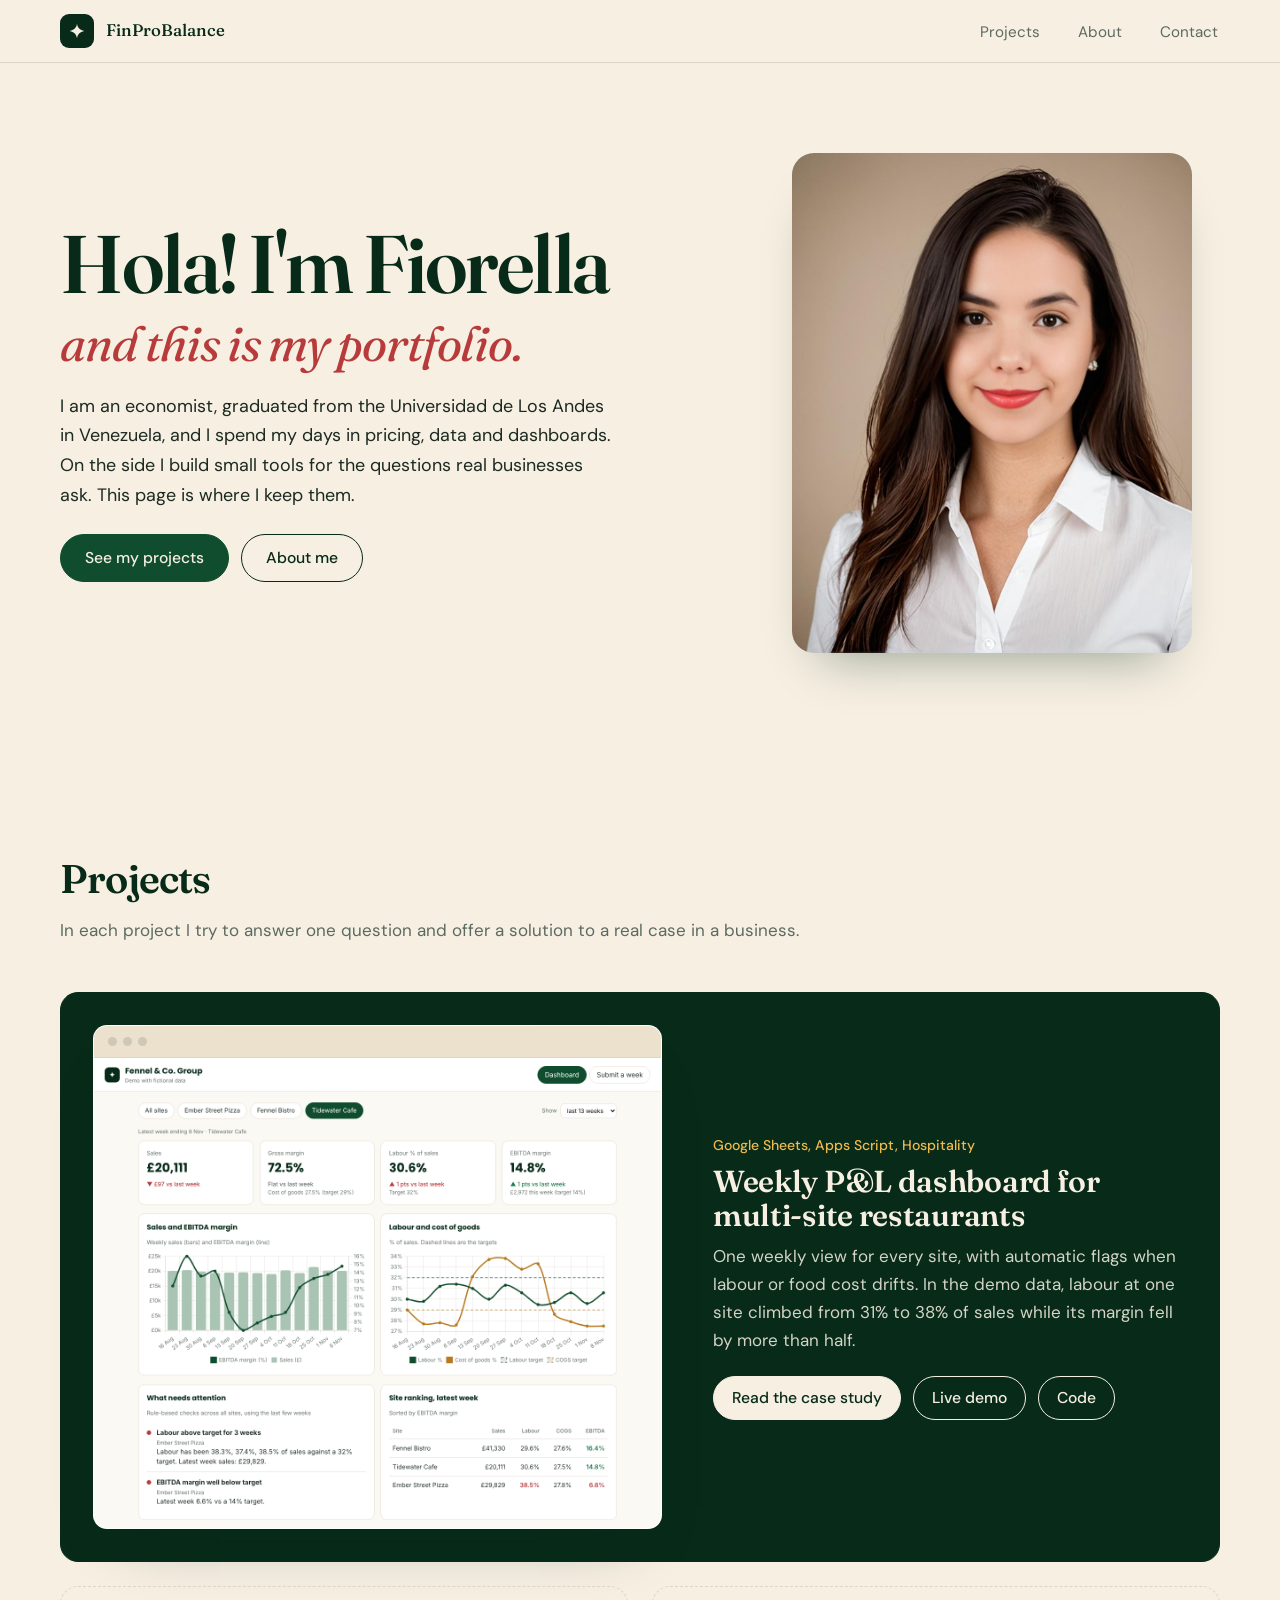
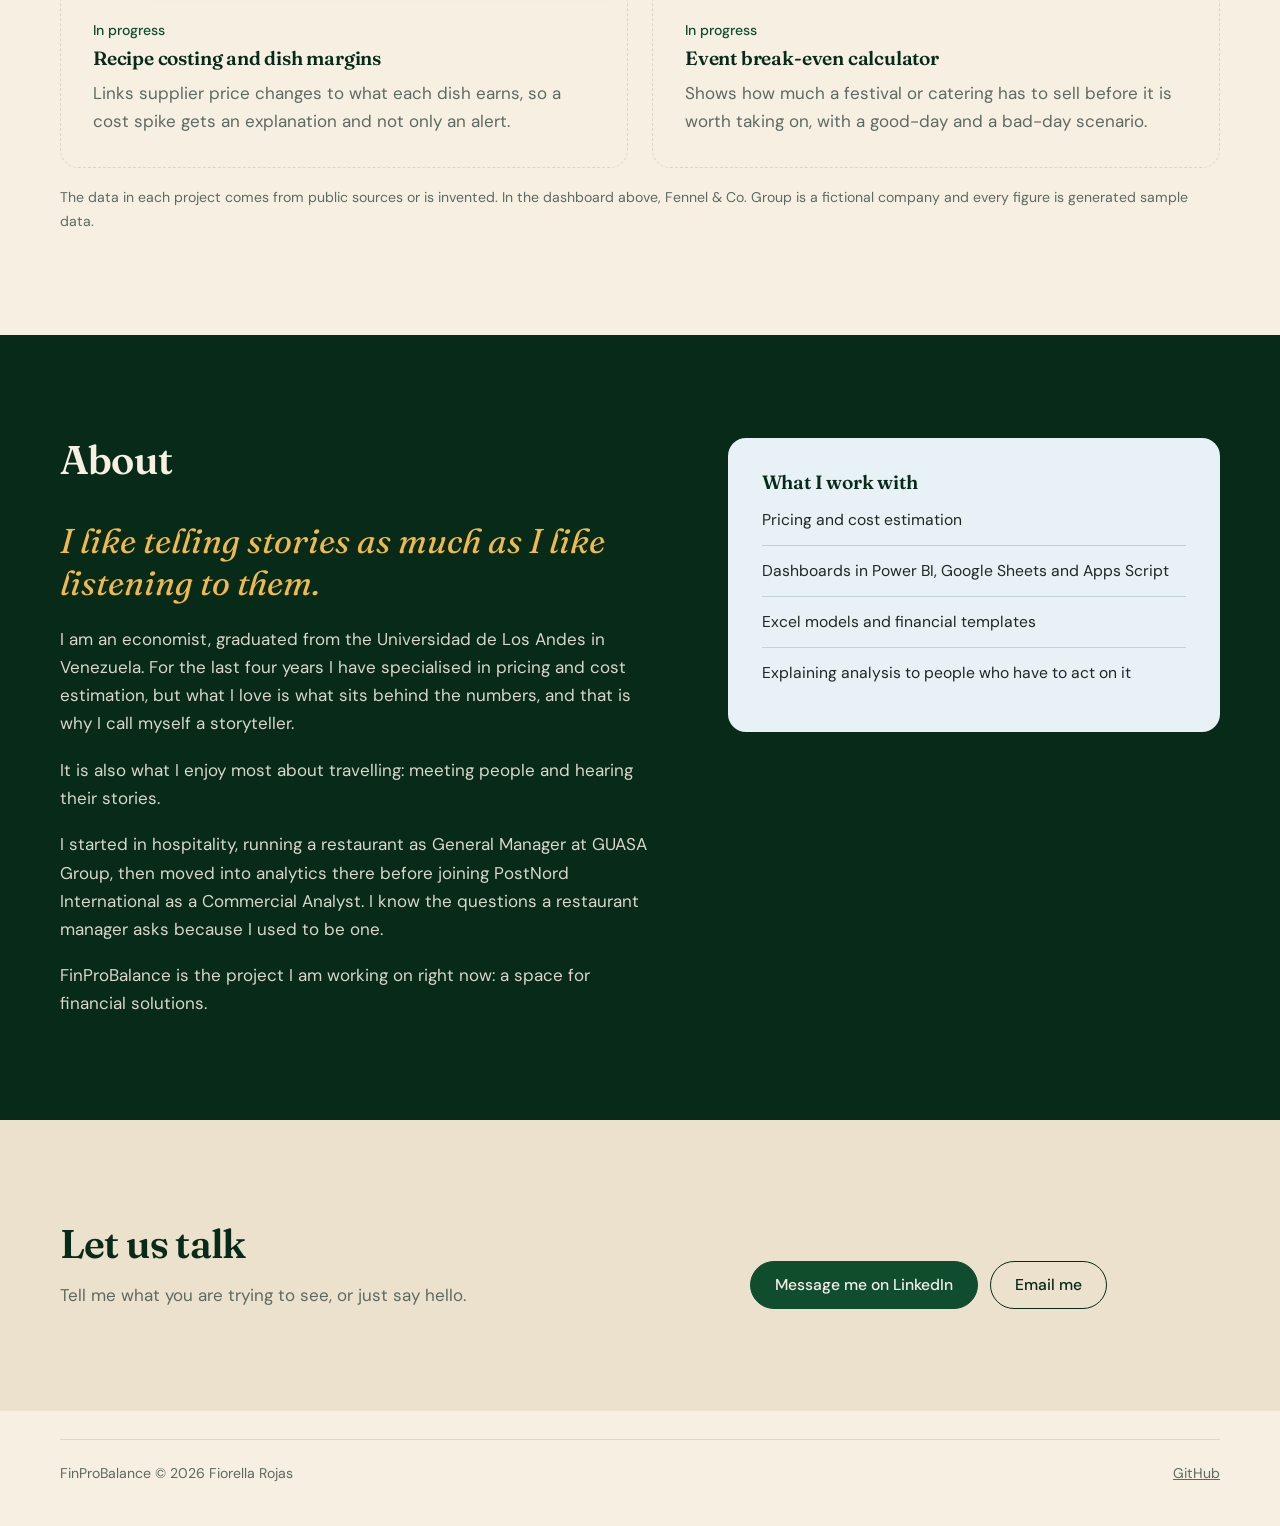
<file: index.html>
<!DOCTYPE html>
<html lang="en">
<head>
  <meta charset="utf-8">
  <meta name="viewport" content="width=device-width, initial-scale=1">
  <title>Fiorella Rojas | FinProBalance</title>
  <meta name="description" content="Fiorella Rojas is a commercial analyst who builds dashboards and financial tools that turn weekly figures into decisions. Portfolio with a live demo.">
  <meta property="og:title" content="Fiorella Rojas | FinProBalance">
  <meta property="og:description" content="Dashboards and financial tools that turn weekly figures into decisions. Live demo and open code.">
  <meta property="og:type" content="website">
  <meta property="og:image" content="assets/overview.png">
  <link rel="icon" href="data:image/svg+xml,%3Csvg xmlns='http://www.w3.org/2000/svg' viewBox='0 0 32 32'%3E%3Crect width='32' height='32' rx='8' fill='%23072a19'/%3E%3Cpath d='M16 5c.9 6.2 4.8 10.1 11 11-6.2.9-10.1 4.8-11 11-.9-6.2-4.8-10.1-11-11 6.2-.9 10.1-4.8 11-11z' fill='%23f6efe2'/%3E%3C/svg%3E">
  <link rel="preconnect" href="https://fonts.googleapis.com">
  <link rel="preconnect" href="https://fonts.gstatic.com" crossorigin>
  <link href="https://fonts.googleapis.com/css2?family=DM+Sans:wght@400;500&family=Fraunces:ital,opsz,wght@0,9..144,500;0,9..144,600;1,9..144,400&display=swap" rel="stylesheet">
  <link rel="stylesheet" href="styles.css">
</head>
<body>
  <a class="skip" href="#main">Skip to content</a>

  <header class="nav">
    <div class="wrap nav-inner">
      <a class="brand" href="index.html">
        <span class="brand-mark" aria-hidden="true"><svg viewBox="0 0 32 32"><path d="M16 3c1 7 5 11 13 13-8 2-12 6-13 13-1-7-5-11-13-13 8-2 12-6 13-13z"/></svg></span>
        FinProBalance
      </a>
      <nav aria-label="Main">
        <ul>
          <li><a href="#projects">Projects</a></li>
          <li><a href="#about">About</a></li>
          <li><a href="#contact">Contact</a></li>
        </ul>
      </nav>
    </div>
  </header>

  <main id="main">
    <!-- HERO -->
    <section class="hero">
      <div class="wrap hero-grid">
        <div class="hero-text">
          <h1>Hola! I'm Fiorella<em>and this is my portfolio.</em></h1>
          <p class="lede">I am an economist, graduated from the Universidad de Los Andes in Venezuela, and I spend my days in pricing, data and dashboards. On the side I build small tools for the questions real businesses ask. This page is where I keep them.</p>
          <div class="actions">
            <a class="btn" href="#projects">See my projects</a>
            <a class="btn ghost" href="#about">About me</a>
          </div>
        </div>
        <figure class="hero-photo">
          <img src="assets/fiorella.jpg" width="720" height="720" alt="Portrait of Fiorella Rojas">
        </figure>
      </div>
    </section>

    <!-- PROJECTS -->
    <section class="section" id="projects" aria-labelledby="projects-title">
      <div class="wrap">
        <div class="section-head">
          <h2 id="projects-title">Projects</h2>
          <p>In each project I try to answer one question and offer a solution to a real case in a business.</p>
        </div>

        <div class="projects">
          <!-- PROJECT CARD: copy this whole <article> block to add a new project -->
          <article class="card card-lead">
            <div class="card-shot">
              <div class="frame">
                <div class="frame-bar" aria-hidden="true"><i></i><i></i><i></i></div>
                <img src="assets/tidewater.png" width="1280" height="1060" loading="lazy" alt="Dashboard view of a café site showing a five-week spike in cost of goods.">
              </div>
            </div>
            <div class="card-body">
              <p class="tags">Google Sheets, Apps Script, Hospitality</p>
              <h3>Weekly P&amp;L dashboard for multi-site restaurants</h3>
              <p>One weekly view for every site, with automatic flags when labour or food cost drifts. In the demo data, labour at one site climbed from 31% to 38% of sales while its margin fell by more than half.</p>
              <div class="actions">
                <a class="btn" href="project-pnl-dashboard.html">Read the case study</a>
                <a class="btn ghost" href="https://script.google.com/macros/s/AKfycbyMzc75dI4BYynJJ15PxKmyhxITidL7y9AXTfSFqJVM9LGJr3X8PoR0-Zb_wiZFMH_8AQ/exec" target="_blank" rel="noopener">Live demo</a>
                <a class="btn ghost" href="https://github.com/FiorellaEmperatriz/restaurant-pnl-dashboard" target="_blank" rel="noopener">Code</a>
              </div>
            </div>
          </article>
          <!-- END PROJECT CARD -->

          <article class="card card-soon">
            <p class="tags">In progress</p>
            <h3>Recipe costing and dish margins</h3>
            <p>Links supplier price changes to what each dish earns, so a cost spike gets an explanation and not only an alert.</p>
          </article>

          <article class="card card-soon">
            <p class="tags">In progress</p>
            <h3>Event break-even calculator</h3>
            <p>Shows how much a festival or catering has to sell before it is worth taking on, with a good-day and a bad-day scenario.</p>
          </article>
        </div>
        <p class="fine-dark">The data in each project comes from public sources or is invented. In the dashboard above, Fennel &amp; Co. Group is a fictional company and every figure is generated sample data.</p>
      </div>
    </section>

    <!-- ABOUT -->
    <section class="section about-band" id="about" aria-labelledby="about-title">
      <div class="wrap about-grid">
        <div class="prose">
          <h2 id="about-title">About</h2>
          <p class="quote">I like telling stories as much as I like listening to them.</p>
          <p>I am an economist, graduated from the Universidad de Los Andes in Venezuela. For the last four years I have specialised in pricing and cost estimation, but what I love is what sits behind the numbers, and that is why I call myself a storyteller.</p>
          <p>It is also what I enjoy most about travelling: meeting people and hearing their stories.</p>
          <p>I started in hospitality, running a restaurant as General Manager at GUASA Group, then moved into analytics there before joining PostNord International as a Commercial Analyst. I know the questions a restaurant manager asks because I used to be one.</p>
          <p>FinProBalance is the project I am working on right now: a space for financial solutions.</p>
        </div>
        <aside class="about-aside" aria-labelledby="skills-title">
          <h3 id="skills-title">What I work with</h3>
          <ul>
            <li>Pricing and cost estimation</li>
            <li>Dashboards in Power BI, Google Sheets and Apps Script</li>
            <li>Excel models and financial templates</li>
            <li>Explaining analysis to people who have to act on it</li>
          </ul>
        </aside>
      </div>
    </section>

    <!-- CONTACT -->
    <section class="section contact" id="contact" aria-labelledby="contact-title">
      <div class="wrap contact-inner">
        <div>
          <h2 id="contact-title">Let us talk</h2>
          <p>Tell me what you are trying to see, or just say hello.</p>
        </div>
        <div class="actions">
          <a class="btn" href="https://www.linkedin.com/in/fiorellarm" target="_blank" rel="noopener">Message me on LinkedIn</a>
          <a class="btn ghost" href="mailto:fiorellaminardo@gmail.com">Email me</a>
        </div>
      </div>
    </section>
  </main>

  <footer class="foot">
    <div class="wrap foot-inner">
      <span>FinProBalance &copy; 2026 Fiorella Rojas</span>
      <a href="https://github.com/FiorellaEmperatriz" target="_blank" rel="noopener">GitHub</a>
    </div>
  </footer>
</body>
</html>
</file>
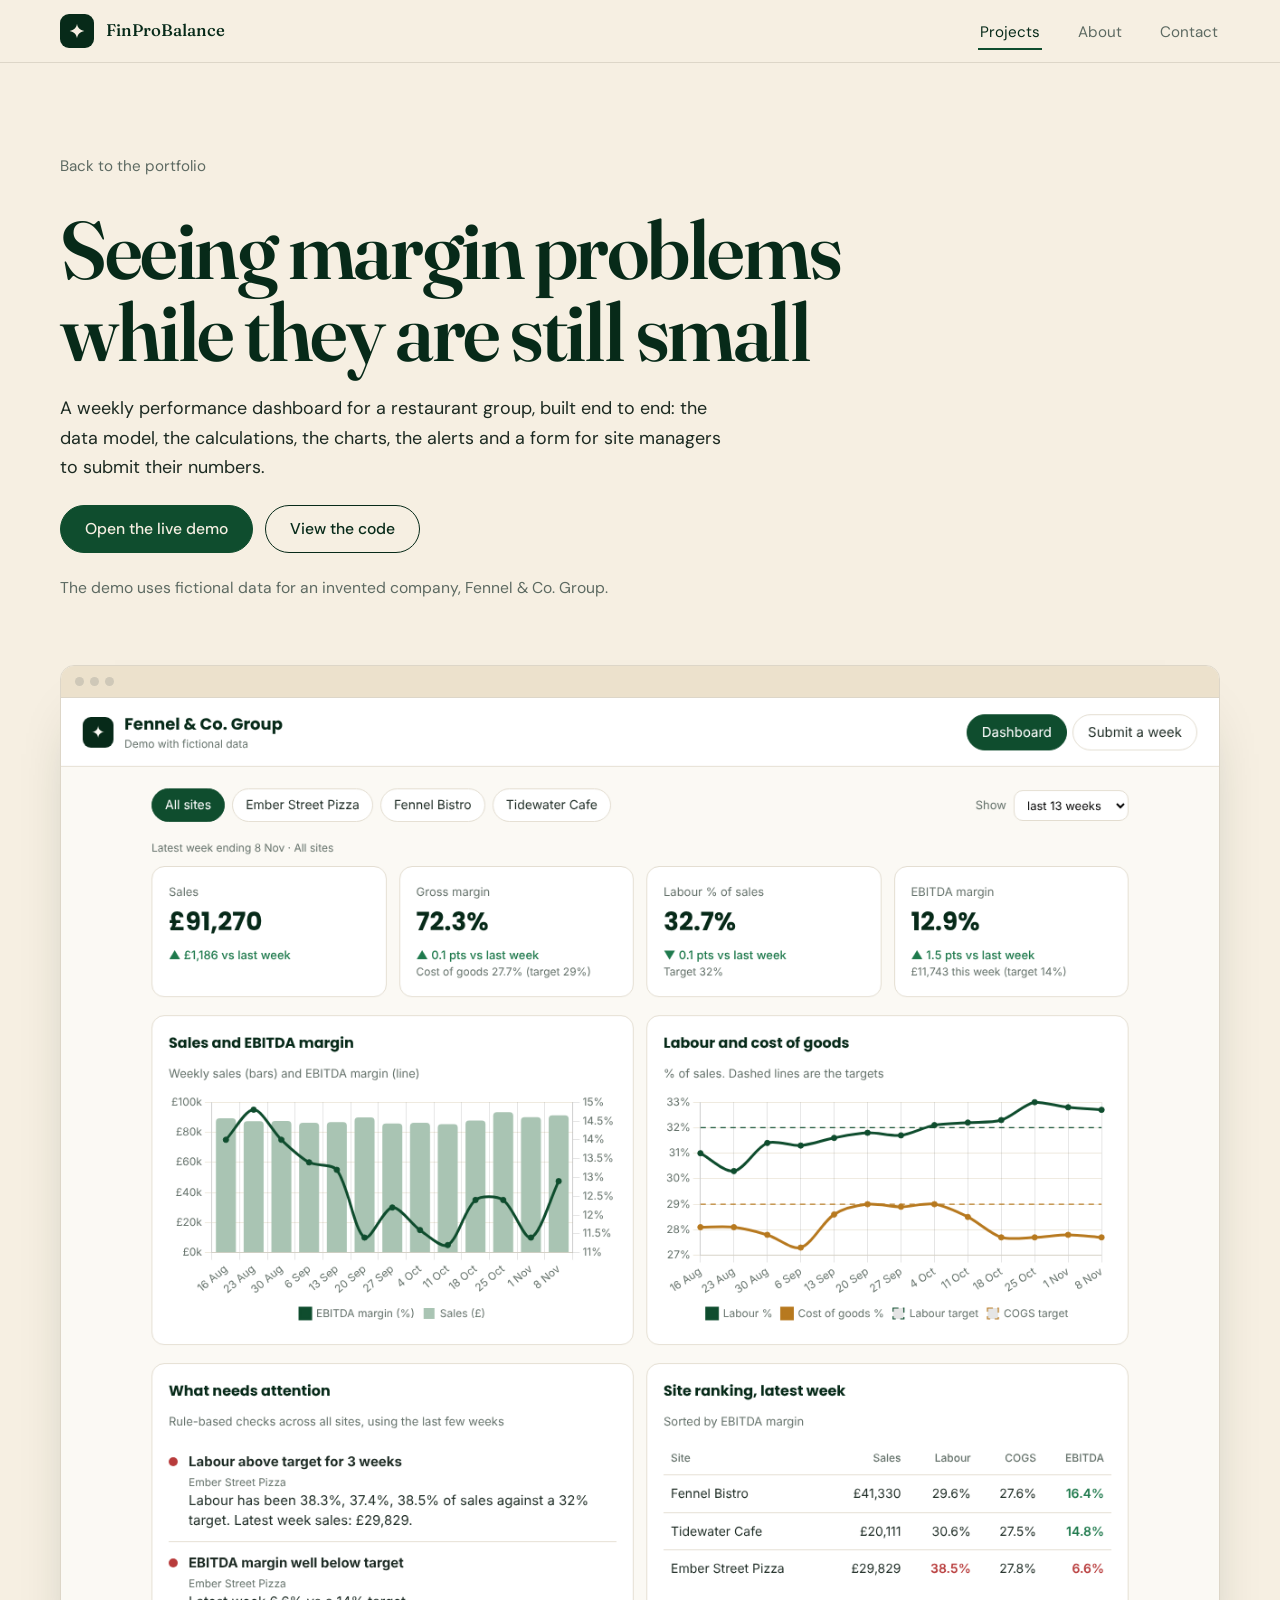
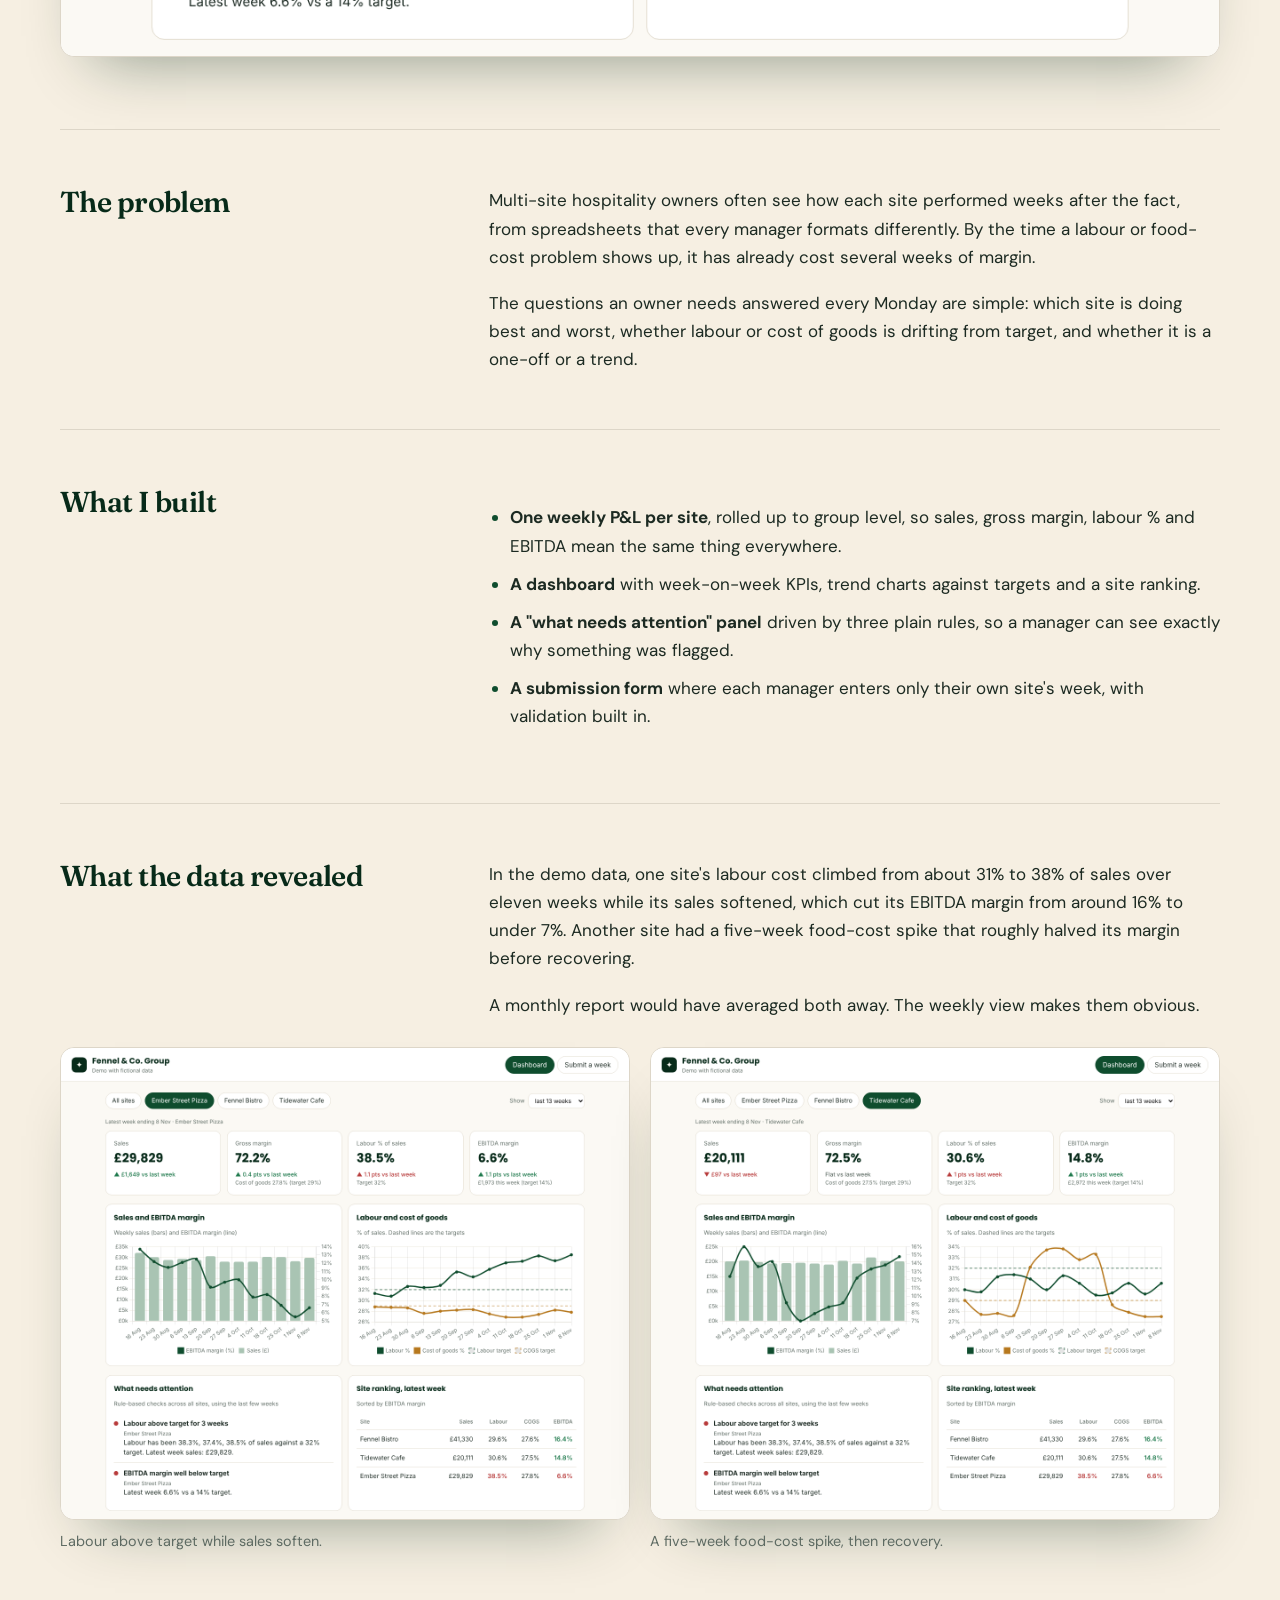
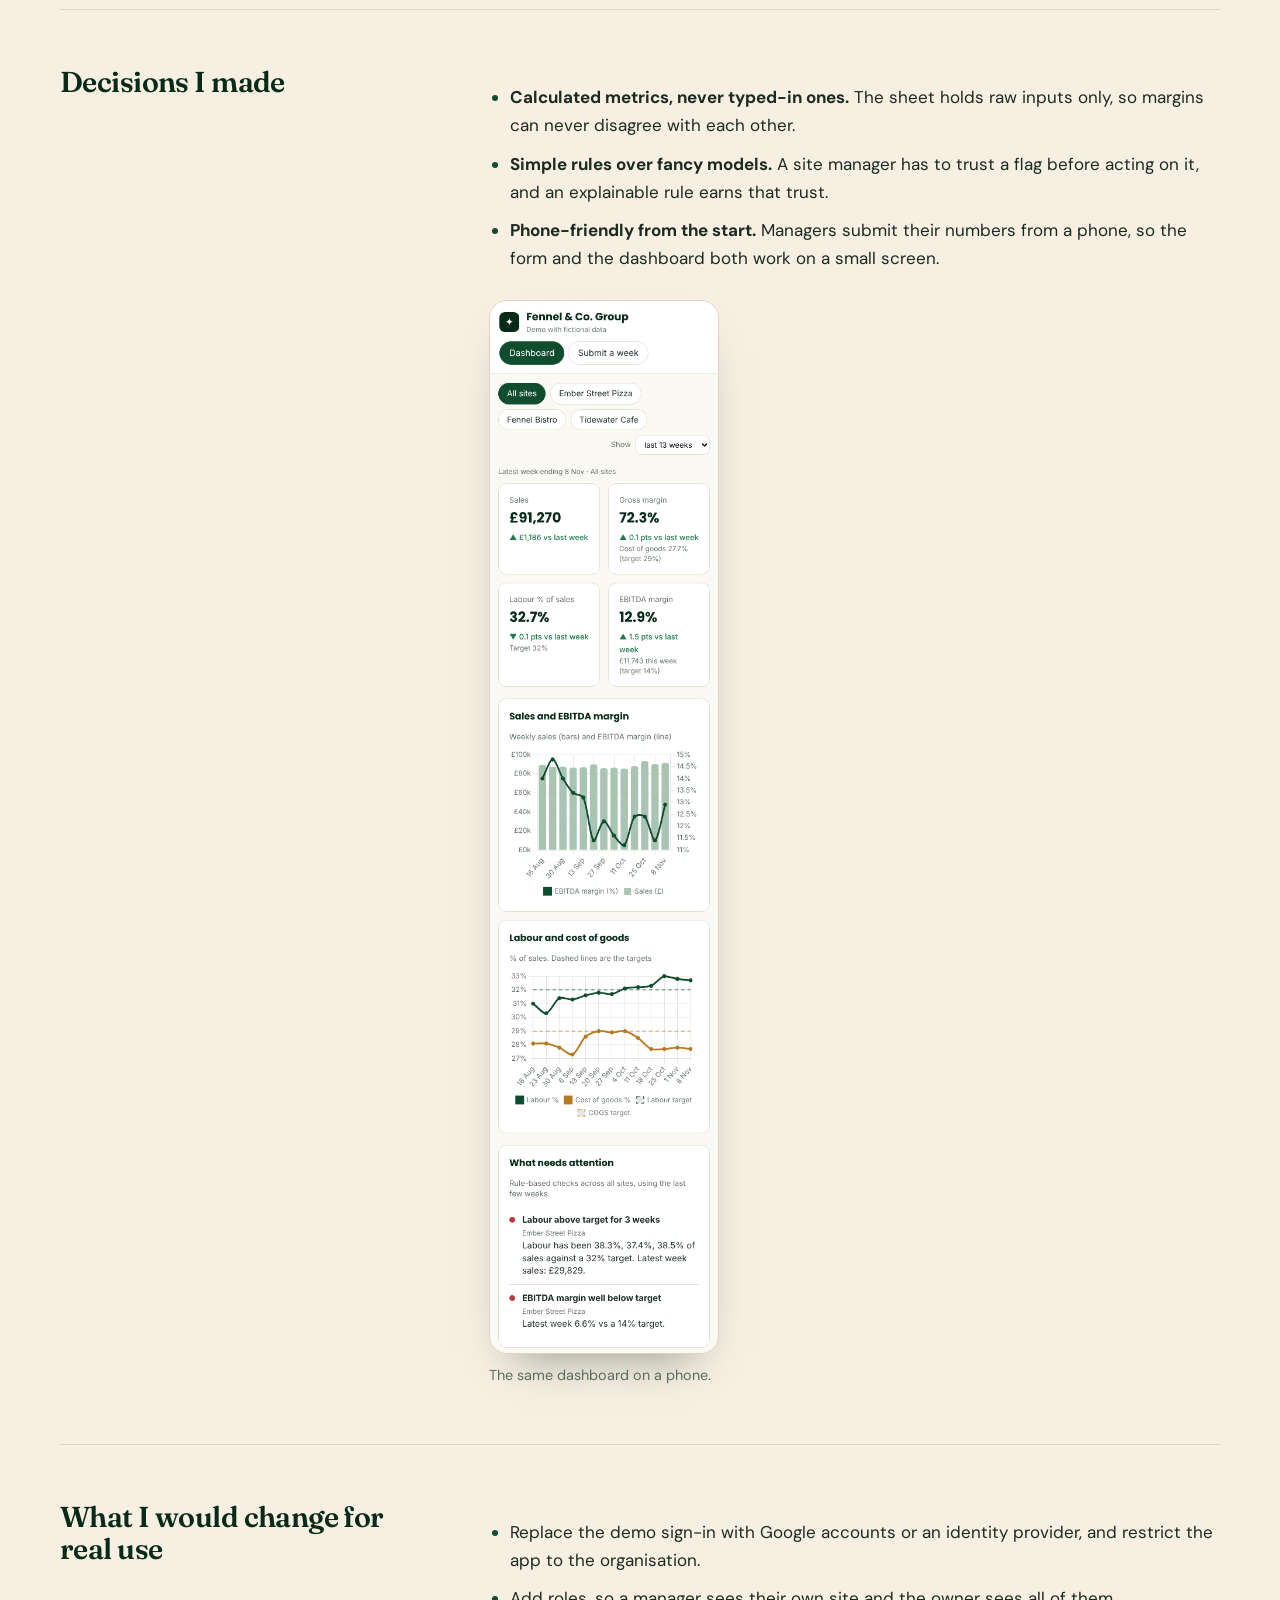
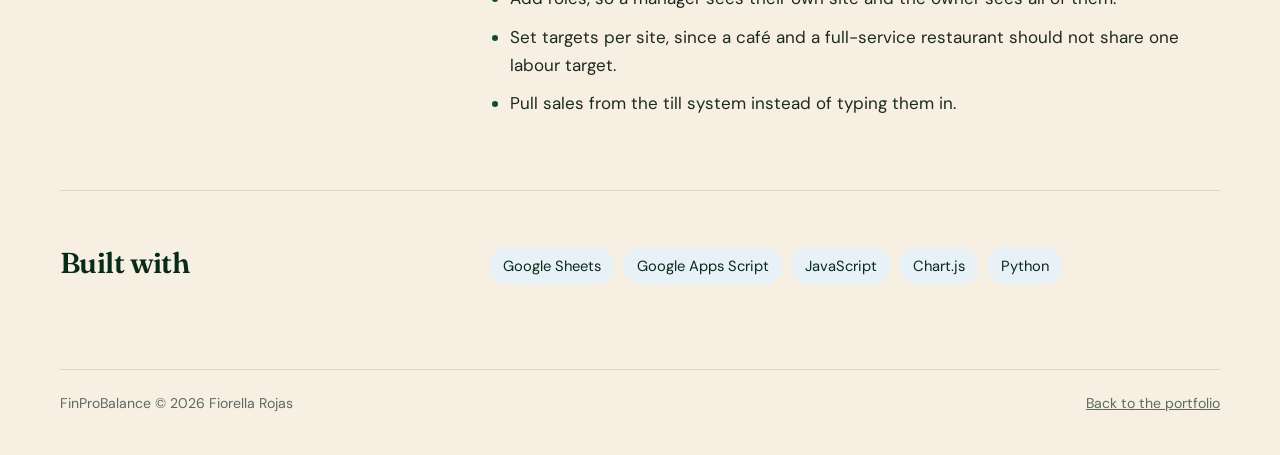
<file: project-pnl-dashboard.html>
<!DOCTYPE html>
<html lang="en">
<head>
  <meta charset="utf-8">
  <meta name="viewport" content="width=device-width, initial-scale=1">
  <title>Weekly P&amp;L dashboard for multi-site restaurants | FinProBalance</title>
  <meta name="description" content="Case study: an end-to-end weekly performance dashboard for a restaurant group, with KPIs, rule-based alerts and a manager submission form. Built with Google Sheets and Apps Script.">
  <meta property="og:title" content="Weekly P&L dashboard for multi-site restaurants">
  <meta property="og:description" content="Seeing margin problems while they are still small. Live demo and open code.">
  <meta property="og:type" content="article">
  <meta property="og:image" content="assets/overview.png">
  <link rel="icon" href="data:image/svg+xml,%3Csvg xmlns='http://www.w3.org/2000/svg' viewBox='0 0 32 32'%3E%3Crect width='32' height='32' rx='8' fill='%23072a19'/%3E%3Cpath d='M16 5c.9 6.2 4.8 10.1 11 11-6.2.9-10.1 4.8-11 11-.9-6.2-4.8-10.1-11-11 6.2-.9 10.1-4.8 11-11z' fill='%23f6efe2'/%3E%3C/svg%3E">
  <link rel="preconnect" href="https://fonts.googleapis.com">
  <link rel="preconnect" href="https://fonts.gstatic.com" crossorigin>
  <link href="https://fonts.googleapis.com/css2?family=DM+Sans:wght@400;500&family=Fraunces:ital,opsz,wght@0,9..144,500;0,9..144,600;1,9..144,400&display=swap" rel="stylesheet">
  <link rel="stylesheet" href="styles.css">
</head>
<body>
  <a class="skip" href="#main">Skip to content</a>

  <header class="nav">
    <div class="wrap nav-inner">
      <a class="brand" href="index.html">
        <span class="brand-mark" aria-hidden="true"><svg viewBox="0 0 32 32"><path d="M16 3c1 7 5 11 13 13-8 2-12 6-13 13-1-7-5-11-13-13 8-2 12-6 13-13z"/></svg></span>
        FinProBalance
      </a>
      <nav aria-label="Main">
        <ul>
          <li><a href="index.html#projects" aria-current="page">Projects</a></li>
          <li><a href="index.html#about">About</a></li>
          <li><a href="index.html#contact">Contact</a></li>
        </ul>
      </nav>
    </div>
  </header>

  <main id="main">
    <section class="cs-hero">
      <div class="wrap">
        <a class="back" href="index.html">Back to the portfolio</a>
        <h1>Seeing margin problems while they are still small</h1>
        <p class="lede">A weekly performance dashboard for a restaurant group, built end to end: the data model, the calculations, the charts, the alerts and a form for site managers to submit their numbers.</p>
        <div class="actions">
          <a class="btn" href="https://script.google.com/macros/s/AKfycbyMzc75dI4BYynJJ15PxKmyhxITidL7y9AXTfSFqJVM9LGJr3X8PoR0-Zb_wiZFMH_8AQ/exec" target="_blank" rel="noopener">Open the live demo</a>
          <a class="btn ghost" href="https://github.com/FiorellaEmperatriz/restaurant-pnl-dashboard" target="_blank" rel="noopener">View the code</a>
        </div>
        <p class="who">The demo uses fictional data for an invented company, Fennel &amp; Co. Group.</p>
      </div>
    </section>

    <div class="wrap">
      <figure class="cs-shot">
        <div class="frame">
          <div class="frame-bar" aria-hidden="true"><i></i><i></i><i></i></div>
          <img src="assets/overview.png" width="1280" height="1060" alt="The dashboard overview for all three sites: sales, gross margin, labour and EBITDA, with trend charts and a ranking.">
        </div>
      </figure>

      <section class="cs-section" aria-labelledby="problem">
        <div class="cs-grid">
          <h2 id="problem">The problem</h2>
          <div class="cs-body">
            <p>Multi-site hospitality owners often see how each site performed weeks after the fact, from spreadsheets that every manager formats differently. By the time a labour or food-cost problem shows up, it has already cost several weeks of margin.</p>
            <p>The questions an owner needs answered every Monday are simple: which site is doing best and worst, whether labour or cost of goods is drifting from target, and whether it is a one-off or a trend.</p>
          </div>
        </div>
      </section>

      <section class="cs-section" aria-labelledby="built">
        <div class="cs-grid">
          <h2 id="built">What I built</h2>
          <div class="cs-body">
            <ul>
              <li><strong>One weekly P&amp;L per site</strong>, rolled up to group level, so sales, gross margin, labour % and EBITDA mean the same thing everywhere.</li>
              <li><strong>A dashboard</strong> with week-on-week KPIs, trend charts against targets and a site ranking.</li>
              <li><strong>A "what needs attention" panel</strong> driven by three plain rules, so a manager can see exactly why something was flagged.</li>
              <li><strong>A submission form</strong> where each manager enters only their own site's week, with validation built in.</li>
            </ul>
          </div>
        </div>
      </section>

      <section class="cs-section" aria-labelledby="found">
        <div class="cs-grid">
          <h2 id="found">What the data revealed</h2>
          <div class="cs-body">
            <p>In the demo data, one site's labour cost climbed from about 31% to 38% of sales over eleven weeks while its sales softened, which cut its EBITDA margin from around 16% to under 7%. Another site had a five-week food-cost spike that roughly halved its margin before recovering.</p>
            <p>A monthly report would have averaged both away. The weekly view makes them obvious.</p>
          </div>
        </div>
        <div class="pair">
          <figure>
            <div class="frame"><img src="assets/ember-street.png" width="1280" height="1060" loading="lazy" alt="Labour cost rising above target at one site."></div>
            <figcaption>Labour above target while sales soften.</figcaption>
          </figure>
          <figure>
            <div class="frame"><img src="assets/tidewater.png" width="1280" height="1060" loading="lazy" alt="A five-week spike in cost of goods at another site."></div>
            <figcaption>A five-week food-cost spike, then recovery.</figcaption>
          </figure>
        </div>
      </section>

      <section class="cs-section" aria-labelledby="decisions">
        <div class="cs-grid">
          <h2 id="decisions">Decisions I made</h2>
          <div class="cs-body">
            <ul>
              <li><strong>Calculated metrics, never typed-in ones.</strong> The sheet holds raw inputs only, so margins can never disagree with each other.</li>
              <li><strong>Simple rules over fancy models.</strong> A site manager has to trust a flag before acting on it, and an explainable rule earns that trust.</li>
              <li><strong>Phone-friendly from the start.</strong> Managers submit their numbers from a phone, so the form and the dashboard both work on a small screen.</li>
            </ul>
            <figure class="phone-shot">
              <img src="assets/mobile.png" width="390" height="1800" loading="lazy" alt="The dashboard on a phone screen.">
              <figcaption>The same dashboard on a phone.</figcaption>
            </figure>
          </div>
        </div>
      </section>

      <section class="cs-section" aria-labelledby="limits">
        <div class="cs-grid">
          <h2 id="limits">What I would change for real use</h2>
          <div class="cs-body">
            <ul>
              <li>Replace the demo sign-in with Google accounts or an identity provider, and restrict the app to the organisation.</li>
              <li>Add roles, so a manager sees their own site and the owner sees all of them.</li>
              <li>Set targets per site, since a café and a full-service restaurant should not share one labour target.</li>
              <li>Pull sales from the till system instead of typing them in.</li>
            </ul>
          </div>
        </div>
      </section>

      <section class="cs-section" aria-labelledby="stack">
        <div class="cs-grid">
          <h2 id="stack">Built with</h2>
          <div class="cs-body">
            <ul class="chips">
              <li>Google Sheets</li>
              <li>Google Apps Script</li>
              <li>JavaScript</li>
              <li>Chart.js</li>
              <li>Python</li>
            </ul>
          </div>
        </div>
      </section>
    </div>
  </main>

  <footer class="foot">
    <div class="wrap foot-inner">
      <span>FinProBalance &copy; 2026 Fiorella Rojas</span>
      <a href="index.html">Back to the portfolio</a>
    </div>
  </footer>
</body>
</html>
</file>
<file: styles.css>
/* Portfolio of Fiorella Rojas. Forest green, oat and golden hour, Fraunces + DM Sans. */

:root {
  --forest: #0f4d2e;
  --forest-deep: #072a19;
  --cream: #f6efe2;
  --sand: #ece1cc;
  --mist: #e8f1f6;
  --ink: #1c2a22;
  --muted: #5d6a62;
  --rule: #ddd6c8;
  --rule-on-dark: rgba(246, 239, 226, 0.22);
  --flag: #b83b3b;
  --sky: #b83b3b;
  --gold: #f0b94d;
  --measure: 62ch;
  --gutter: clamp(20px, 5vw, 56px);
}

* { box-sizing: border-box; }
html { scroll-behavior: smooth; }

body {
  margin: 0;
  background: var(--cream);
  color: var(--ink);
  font-family: 'DM Sans', system-ui, -apple-system, 'Segoe UI', sans-serif;
  font-size: 17px;
  line-height: 1.65;
  -webkit-font-smoothing: antialiased;
}

img { max-width: 100%; height: auto; display: block; }
a { color: inherit; }

h1, h2, h3 {
  font-family: 'Fraunces', Georgia, serif;
  font-weight: 600;
  color: var(--forest-deep);
  line-height: 1.12;
  letter-spacing: -0.02em;
  margin: 0;
}
h1 { font-size: clamp(2.4rem, 5.4vw, 4.1rem); }
h2 { font-size: clamp(1.7rem, 3.2vw, 2.5rem); }
h3 { font-size: 1.2rem; letter-spacing: -0.01em; }
p { margin: 0; }

:focus-visible { outline: 3px solid var(--forest); outline-offset: 3px; border-radius: 4px; }
.on-dark :focus-visible { outline-color: var(--cream); }

.skip {
  position: absolute; left: -999px; top: 8px;
  background: var(--forest); color: var(--cream); padding: 10px 16px; border-radius: 8px; z-index: 50;
}
.skip:focus { left: 8px; }

.wrap { width: min(1160px, 100% - 2 * var(--gutter)); margin-inline: auto; }

/* ------------------------------------------------------------- nav -- */
.nav {
  position: sticky; top: 0; z-index: 20;
  background: rgba(246, 239, 226, 0.92);
  backdrop-filter: blur(10px);
  border-bottom: 1px solid var(--rule);
}
.nav-inner { display: flex; align-items: center; justify-content: space-between; gap: 16px; padding: 14px 0; }
.brand { display: flex; align-items: center; gap: 12px; text-decoration: none; font-family: 'Fraunces', Georgia, serif; font-weight: 500; font-size: 1.05rem; color: var(--forest-deep); }
.brand-mark { width: 34px; height: 34px; border-radius: 9px; background: var(--forest-deep); display: grid; place-items: center; }
.brand-mark svg { width: 18px; height: 18px; fill: var(--cream); }
.nav ul { list-style: none; display: flex; gap: clamp(14px, 3vw, 34px); margin: 0; padding: 0; }
.nav ul a { text-decoration: none; font-size: 0.95rem; color: var(--muted); padding: 6px 2px; border-bottom: 2px solid transparent; transition: color .15s, border-color .15s; }
.nav ul a:hover, .nav ul a[aria-current="page"] { color: var(--forest-deep); border-color: var(--forest); }

/* --------------------------------------------------------- buttons -- */
.btn {
  display: inline-block; text-decoration: none; cursor: pointer;
  font: 500 0.98rem/1 'DM Sans', sans-serif;
  padding: 15px 24px; border-radius: 12px;
  background: var(--forest); color: var(--cream);
  border: 1.5px solid var(--forest);
  transition: background .15s, color .15s, border-color .15s;
}
.btn:hover { background: var(--forest-deep); border-color: var(--forest-deep); }
.btn.ghost { background: transparent; color: var(--forest-deep); border-color: var(--forest-deep); }
.btn.ghost:hover { background: var(--forest-deep); color: var(--cream); }
.on-dark .btn { background: var(--cream); color: var(--forest-deep); border-color: var(--cream); }
.on-dark .btn:hover { background: var(--mist); border-color: var(--mist); }
.on-dark .btn.ghost { background: transparent; color: var(--cream); border-color: var(--cream); }
.on-dark .btn.ghost:hover { background: var(--cream); color: var(--forest-deep); }
.actions { display: flex; flex-wrap: wrap; gap: 12px; }

/* ----------------------------------------------------- browser frame -- */
.frame {
  background: #fff; border: 1px solid var(--rule); border-radius: 14px; overflow: hidden;
  box-shadow: 0 34px 60px -34px rgba(7, 42, 25, 0.45);
}
.frame-bar { display: flex; gap: 6px; padding: 11px 14px; background: var(--sand); border-bottom: 1px solid var(--rule); }
.frame-bar i { width: 9px; height: 9px; border-radius: 50%; background: #cfc8b8; display: block; }

/* ------------------------------------------------------------ hero -- */
.hero { padding: clamp(40px, 7vw, 96px) 0 clamp(56px, 8vw, 110px); }
.hero-grid { display: grid; grid-template-columns: minmax(0, 5fr) minmax(0, 7fr); gap: clamp(32px, 5vw, 72px); align-items: center; }
.hero-text > * + * { margin-top: 24px; }
.who { color: var(--muted); font-size: 0.98rem; }
.lede { font-size: 1.12rem; color: var(--ink); max-width: 46ch; }
.hero-shot { position: relative; margin: 0; }
.flag {
  position: absolute; left: -6%; bottom: -17%;
  width: min(300px, 78%);
  background: var(--cream); border: 1px solid var(--rule); border-left: 5px solid var(--flag);
  border-radius: 10px; padding: 14px 16px;
  box-shadow: 0 22px 40px -22px rgba(7, 42, 25, 0.5);
  font-size: 0.9rem; line-height: 1.45;
  animation: flag-in .7s .5s cubic-bezier(.2, .7, .2, 1) both;
}
.flag b { display: block; font-family: 'Fraunces', Georgia, serif; font-weight: 600; color: var(--forest-deep); font-size: 0.95rem; margin-bottom: 2px; }
@keyframes flag-in { from { opacity: 0; transform: translateY(14px); } to { opacity: 1; transform: none; } }

/* ---------------------------------------------------- featured band -- */
.band { background: var(--forest-deep); color: var(--cream); padding: clamp(56px, 8vw, 110px) 0; }
.band h2, .band h3 { color: var(--cream); }
.band-grid { display: grid; grid-template-columns: minmax(0, 5fr) minmax(0, 6fr); gap: clamp(32px, 5vw, 72px); align-items: start; }
.band-text > * + * { margin-top: 24px; }
.band-text p { color: rgba(246, 239, 226, 0.86); max-width: 52ch; }
.stat { font-family: 'Fraunces', Georgia, serif; font-weight: 600; font-size: clamp(2.6rem, 6.4vw, 4.6rem); line-height: 1; letter-spacing: -0.04em; color: var(--cream); white-space: nowrap; }
.stat-note { border-top: 1px solid var(--rule-on-dark); padding-top: 14px; margin-top: 18px; font-size: 0.95rem; }
.band-shots .frame { border-color: transparent; }
.band .btn { padding: 14px 20px; }
.fine { font-size: 0.88rem; color: rgba(246, 239, 226, 0.7); }

/* -------------------------------------------------------- project cards -- */
.projects { display: grid; grid-template-columns: repeat(2, minmax(0, 1fr)); gap: 24px; }
.card { border: 1px solid var(--rule); border-radius: 18px; padding: clamp(22px, 3vw, 32px); background: #fff; }
.card h3 { margin: 6px 0 10px; }
.card p { color: var(--muted); }
.card .tags { font-size: 0.88rem; color: var(--forest); font-weight: 500; margin: 0; }
.card-lead { grid-column: 1 / -1; display: grid; grid-template-columns: minmax(0, 6fr) minmax(0, 5fr); gap: clamp(24px, 4vw, 56px); align-items: center; background: var(--forest-deep); border-color: var(--forest-deep); }
.card-lead h3 { color: var(--cream); font-size: clamp(1.4rem, 2.6vw, 1.9rem); }
.card-lead p { color: rgba(246, 239, 226, 0.86); }
.card-lead .tags { color: var(--gold); }
.card-lead .actions { margin-top: 22px; }
.card-lead .btn { background: var(--cream); color: var(--forest-deep); border-color: var(--cream); padding: 13px 18px; }
.card-lead .btn.ghost { background: transparent; color: var(--cream); }
.card-lead .btn.ghost:hover, .card-lead .btn:hover { background: var(--mist); color: var(--forest-deep); border-color: var(--mist); }
.card-lead :focus-visible { outline-color: var(--cream); }
.card-lead .frame { border-color: transparent; }
.card-soon { background: transparent; border-style: dashed; }
.fine-dark { font-size: 0.88rem; color: var(--muted); margin-top: 18px; }

/* --------------------------------------------------------- sections -- */
.section { padding: clamp(56px, 8vw, 104px) 0; }
.section-head { max-width: var(--measure); margin-bottom: clamp(28px, 4vw, 48px); }
.section-head p { margin-top: 14px; color: var(--muted); }

.rows { list-style: none; margin: 0; padding: 0; border-top: 1px solid var(--rule); }
.rows li { display: grid; grid-template-columns: minmax(0, 4fr) minmax(0, 7fr); gap: clamp(12px, 4vw, 48px); padding: 24px 0; border-bottom: 1px solid var(--rule); align-items: baseline; }
.rows h3 { font-size: 1.15rem; }
.rows p { color: var(--muted); max-width: 58ch; }
.rows .tag { display: inline-block; margin-top: 6px; font-size: 0.85rem; color: var(--forest); font-weight: 500; }

.about-grid { display: grid; grid-template-columns: minmax(0, 6fr) minmax(0, 5fr); gap: clamp(32px, 6vw, 88px); align-items: start; }
.prose > * + * { margin-top: 1.1em; }
.prose { max-width: var(--measure); }
.about-aside { background: var(--mist); border-radius: 18px; padding: clamp(22px, 3vw, 34px); }
.about-aside h3 { margin-bottom: 14px; }
.about-aside ul { list-style: none; margin: 0; padding: 0; }
.about-aside li { padding: 12px 0; border-top: 1px solid rgba(15, 77, 46, 0.18); font-size: 0.98rem; }
.about-aside li:first-child { border-top: 0; padding-top: 0; }

.contact { background: var(--sand); }
.contact-inner { display: grid; grid-template-columns: minmax(0, 7fr) minmax(0, 5fr); gap: 32px; align-items: end; }
.contact p { color: var(--muted); margin-top: 14px; max-width: 48ch; }
.contact .actions { justify-content: flex-start; }

.foot { padding: 28px 0 40px; font-size: 0.88rem; color: var(--muted); }
.foot-inner { display: flex; flex-wrap: wrap; justify-content: space-between; gap: 8px 24px; border-top: 1px solid var(--rule); padding-top: 22px; }

/* ----------------------------------------------------- case study page -- */
.cs-hero { padding: clamp(40px, 7vw, 88px) 0 clamp(36px, 5vw, 64px); }
.cs-hero .wrap > * + * { margin-top: 22px; }
.cs-hero h1 { max-width: 18ch; }
.cs-hero .lede { max-width: 56ch; }
.back { display: inline-block; font-size: 0.95rem; color: var(--muted); text-decoration: none; margin-bottom: 8px; }
.back:hover { color: var(--forest-deep); text-decoration: underline; }
.cs-shot { margin: 0 0 clamp(40px, 6vw, 72px); }
.cs-section { padding: clamp(32px, 5vw, 56px) 0; border-top: 1px solid var(--rule); }
.cs-grid { display: grid; grid-template-columns: minmax(0, 4fr) minmax(0, 8fr); gap: clamp(16px, 5vw, 64px); }
.cs-grid > h2 { font-size: clamp(1.4rem, 2.4vw, 1.8rem); }
.cs-body > * + * { margin-top: 1.1em; }
.cs-body { max-width: var(--measure); }
.cs-body ul { padding-left: 1.2em; }
.cs-body li + li { margin-top: 0.6em; }
.cs-body li::marker { color: var(--forest); }
.pair { display: grid; grid-template-columns: repeat(2, minmax(0, 1fr)); gap: 20px; margin-top: 28px; max-width: none; }
.pair figcaption { font-size: 0.9rem; color: var(--muted); margin-top: 10px; }
.pair figure { margin: 0; }
.phone-shot { margin: 28px 0 0; max-width: 230px; }
.phone-shot img { border-radius: 18px; border: 1px solid var(--rule); box-shadow: 0 24px 44px -26px rgba(7, 42, 25, 0.5); }
.phone-shot figcaption { font-size: 0.9rem; color: var(--muted); margin-top: 10px; }
.chips { display: flex; flex-wrap: wrap; gap: 8px; list-style: none; padding: 0 !important; margin: 0; }
.chips li { background: var(--mist); color: var(--forest-deep); padding: 7px 14px; border-radius: 999px; font-size: 0.92rem; margin: 0 !important; }

/* ----------------------------------------------------------- mobile -- */
@media (max-width: 860px) {
  .projects, .card-lead { grid-template-columns: minmax(0, 1fr); }
  .hero-grid, .band-grid, .about-grid, .contact-inner, .cs-grid { grid-template-columns: minmax(0, 1fr); }
  .rows li { grid-template-columns: minmax(0, 1fr); gap: 6px; }
  .flag { position: static; width: 100%; margin-top: 14px; }
  .pair { grid-template-columns: minmax(0, 1fr); }
  .flag { margin-top: 14px; }
}

@media (max-width: 480px) {
  .nav-inner { gap: 10px; }
  .brand { font-size: 0.98rem; gap: 9px; }
  .nav ul { gap: 12px; }
  .nav ul a { font-size: 0.88rem; }
}

@media (prefers-reduced-motion: reduce) {
  html { scroll-behavior: auto; }
  .flag { animation: none; }
  .btn, .nav ul a { transition: none; }
}

.portrait { width: 100%; aspect-ratio: 1 / 1; object-fit: cover; border-radius: 14px; margin-bottom: 22px; }

/* ------------------------------------------------ personal refresh -- */
h1 { font-size: clamp(2.8rem, 6.6vw, 5.1rem); line-height: 1; letter-spacing: -0.03em; }
h1 em { display: block; font-style: italic; font-weight: 400; color: var(--sky); font-size: 0.6em; letter-spacing: -0.02em; margin-top: 14px; }
.hero-grid { grid-template-columns: minmax(0, 7fr) minmax(0, 5fr); }
.hero-text .lede { max-width: 46ch; }
.hero-photo { margin: 0; justify-self: center; width: min(100%, 400px); }
.hero-photo img { width: 100%; aspect-ratio: 4 / 5; object-fit: cover; object-position: center top; border-radius: 22px; box-shadow: 0 30px 50px -30px rgba(7, 42, 25, 0.45); }
.btn { border-radius: 999px; }
.about-band { background: var(--forest-deep); color: var(--cream); }
.about-band h2 { color: var(--cream); }
.about-band .prose p { color: rgba(246, 239, 226, 0.88); }
.about-band .prose .quote { font-family: 'Fraunces', Georgia, serif; font-style: italic; font-weight: 400; font-size: clamp(1.6rem, 3vw, 2.15rem); line-height: 1.22; color: var(--gold); max-width: 22ch; margin-bottom: 0.6em; }
@media (max-width: 860px) { .hero-photo { width: min(100%, 360px); justify-self: start; } }
.about-band .about-aside { color: var(--ink); }
.about-band .about-aside h3 { color: var(--forest-deep); }
.about-band .prose .quote { max-width: 28ch; }
</file>
